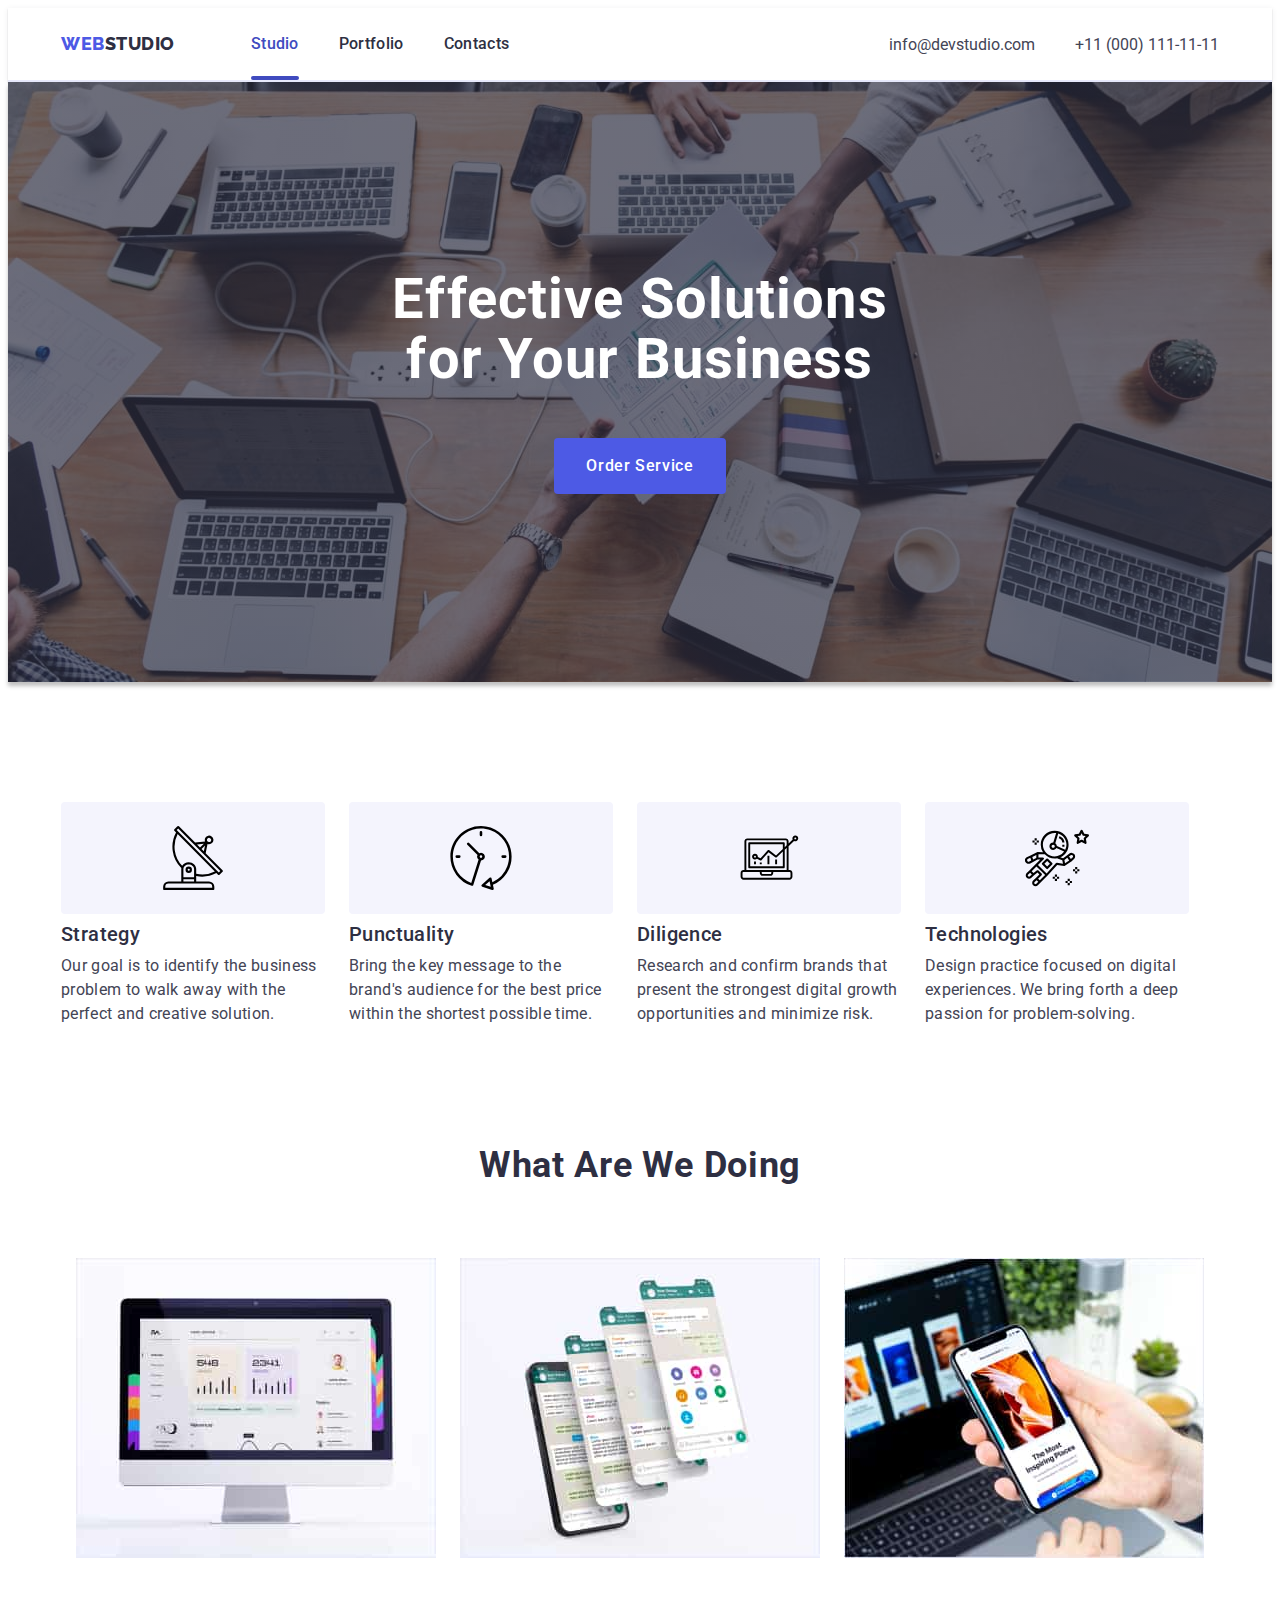
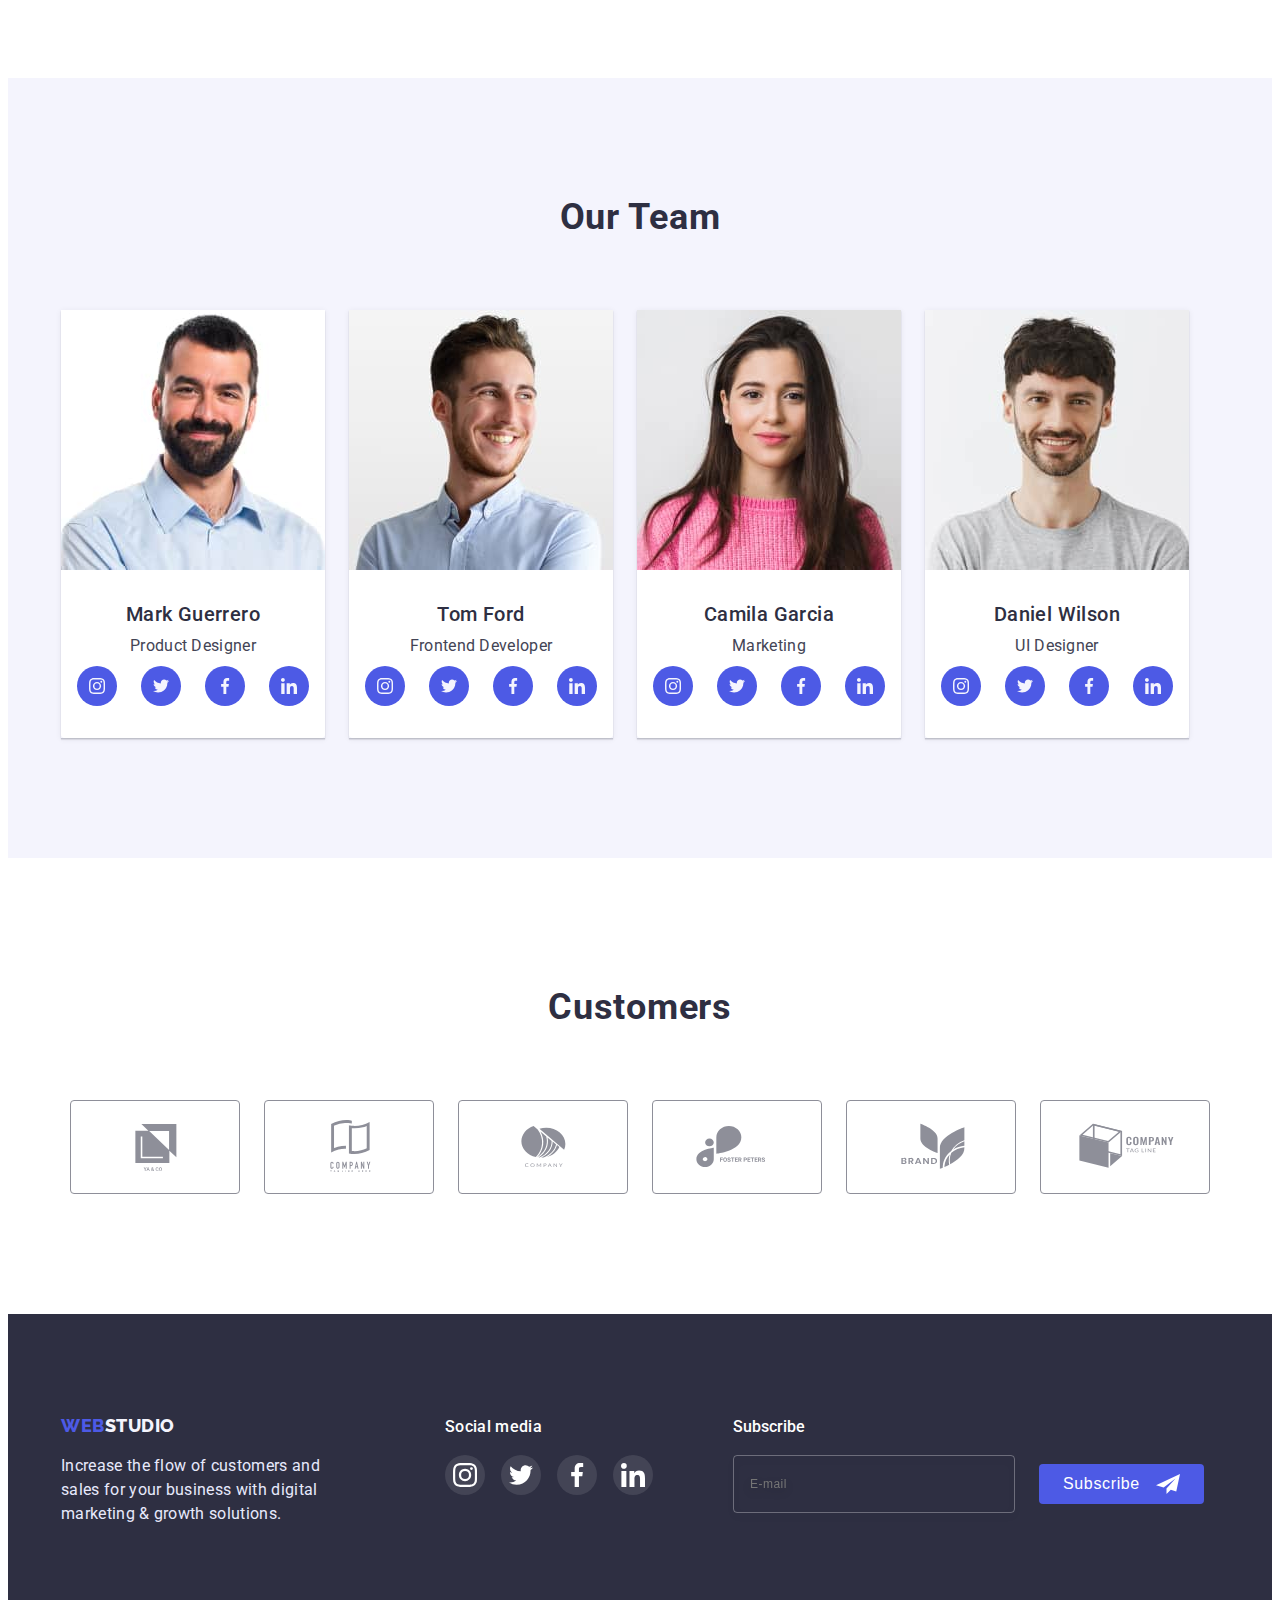
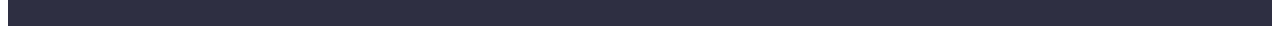
<file: index.html>
<!DOCTYPE html>
<html lang="en">
  <head>
    <meta charset="UTF-8" />
    <meta http-equiv="X-UA-Compatible" content="IE=edge" />
    <meta name="viewport" content="width=device-width, initial-scale=1.0" />
    <link
      rel="stylesheet"
      href="https://cdnjs.cloudflare.com/ajax/libs/modern-normalize/1.1.0/modern-normalize.min.css"
      integrity="sha512-wpPYUAdjBVSE4KJnH1VR1HeZfpl1ub8YT/NKx4PuQ5NmX2tKuGu6U/JRp5y+Y8XG2tV+wKQpNHVUX03MfMFn9Q=="
      crossorigin="anonymous"
      referrerpolicy="no-referrer"
    />

    <link rel="preconnect" href="https://fonts.googleapis.com" />
    <link rel="preconnect" href="https://fonts.gstatic.com" crossorigin />
    <link
      href="https://fonts.googleapis.com/css2?family=Raleway:wght@900&family=Roboto:wght@400;500;700;900&display=swap"
      rel="stylesheet"
    />
    <link rel="stylesheet" href="./css/styles.css" />
    <title>Web Studio</title>
  </head>
  <body>
    <!-- ================HEADER====================== -->
    <header class="header-border">
      <div class="container">
        <nav class="nav-container">
          <a href="index.html" class="link logo-text"
            ><span class="blue-logo-text">Web</span>Studio
          </a>
          <ul class="list nav-menu">
            <li class="nav-item">
              <a
                href="index.html"
                target="_self"
                rel="noreferrer noopener"
                class="link nav-link current"
                >Studio</a
              >
            </li>
            <li class="nav-item">
              <a
                href="portfolio.html"
                target="_self"
                rel="noreferrer noopener"
                class="link nav-link"
                >Portfolio</a
              >
            </li>
            <li class="nav-item">
              <a
                href="contacts.html"
                target="_self"
                rel="noreferrer noopener"
                class="link nav-link"
                >Contacts</a
              >
            </li>
          </ul>

          <address class="address">
            <ul class="list adrdress-list">
              <li class="adrdress-item">
                <a href="mailto:info@devstudio.com" class="link address-link"
                  >info@devstudio.com</a
                >
              </li>
              <li class="adrdress-item">
                <a href="tel:+110001111111" class="link address-link"
                  >+11 (000) 111-11-11</a
                >
              </li>
            </ul>
          </address>
        </nav>
      </div>
    </header>
    <main>
      <!-- NO NEED TO DO BACKGROUND YET! -->
      <!-- =====================HERO========================== -->
      <section class="hero-background">
        <div class="container hero-container">
          <!-- Hero -->
          <h1 class="hero-title">Effective Solutions for Your Business</h1>
          <button type="button" class="hero-btn btn" data-modal-open>
            Order Service
          </button>
        </div>
      </section>
      <!--====================Benefits========================= -->
      <section class="benefits-section">
        <div class="container">
          <h2 class="visually-hidden">Benefits</h2>
          <ul class="list benefits-item-list">
            <li class="benefits-item">
              <div class="benefits-icon">
                <svg width="64px" height="64px">
                  <use href="./images/icons.svg#icon-antenna"></use>
                </svg>
              </div>
              <h3 class="benefits-title">Strategy</h3>
              <p class="benefits-text">
                Our goal is to identify the business problem to walk away with
                the perfect and creative solution.
              </p>
            </li>
            <li class="benefits-item">
              <div class="benefits-icon">
                <svg width="64px" height="64px">
                  <use href="./images/icons.svg#icon-clock"></use>
                </svg>
              </div>
              <h3 class="benefits-title">Punctuality</h3>
              <p class="benefits-text">
                Bring the key message to the brand's audience for the best price
                within the shortest possible time.
              </p>
            </li>
            <li class="benefits-item">
              <div class="benefits-icon">
                <svg width="64px" height="64px">
                  <use href="./images/icons.svg#icon-diagram"></use>
                </svg>
              </div>
              <h3 class="benefits-title">Diligence</h3>
              <p class="benefits-text">
                Research and confirm brands that present the strongest digital
                growth opportunities and minimize risk.
              </p>
            </li>
            <li class="benefits-item">
              <div class="benefits-icon">
                <svg width="64px" height="64px">
                  <use href="./images/icons.svg#icon-astronaut"></use>
                </svg>
              </div>
              <h3 class="benefits-title">Technologies</h3>
              <p class="benefits-text">
                Design practice focused on digital experiences. We bring forth a
                deep passion for problem-solving.
              </p>
            </li>
          </ul>
        </div>
      </section>
      <!-- ====================WHAT WE ARE DOING================== -->
      <section class="about-section">
        <div class="container">
          <h2 class="about-title">What are we doing</h2>
          <ul class="list about-list">
            <li class="about-item">
              <img src="./images/desktop.jpg" alt="desktop" width="360" />
            </li>
            <li class="about-item">
              <img src="./images/chatbots.jpg" alt="chatbots" width="360" />
            </li>
            <li class="about-item">
              <img src="./images/mobile.jpg" alt="mobile" width="360" />
            </li>
          </ul>
        </div>
      </section>
      <!-- ==================Our Team =======================-->
      <section class="team-background team-section">
        <div class="container">
          <h2 class="team-title">Our Team</h2>
          <ul class="list team-container-list">
            <li class="team-item-li">
              <img
                src="./images/markguerrero.jpg"
                alt="Mark Guerrero"
                width="264"
              />
              <div class="team-container-item">
                <h3 class="team-title-name">Mark Guerrero</h3>
                <p class="team-text">Product Designer</p>
                <ul class="team-soc-list list">
                  <li class="team-soc-item">
                    <a href="" class="team-soc-link link">
                      <svg class="team-soc-icon" width="16" height="16">
                        <use href="./images/icons.svg#icon-instagram"></use>
                      </svg>
                    </a>
                  </li>
                  <li class="team-soc-item">
                    <a href="" class="team-soc-link link">
                      <svg class="team-soc-icon" width="16" height="16">
                        <use href="./images/icons.svg#icon-twitter"></use>
                      </svg>
                    </a>
                  </li>
                  <li class="team-soc-item">
                    <a href="" class="team-soc-link link">
                      <svg class="team-soc-icon" width="16" height="16">
                        <use href="./images/icons.svg#icon-facebook"></use></svg
                    ></a>
                  </li>
                  <li class="team-soc-item">
                    <a href="" class="team-soc-link link">
                      <svg class="team-soc-icon" width="16" height="16">
                        <use href="./images/icons.svg#icon-linkedin"></use></svg
                    ></a>
                  </li>
                </ul>
              </div>
            </li>
            <li class="team-item-li">
              <img src="./images/tomford.jpg" alt="Tom Ford" width="264" />
              <div class="team-container-item">
                <h3 class="team-title-name">Tom Ford</h3>
                <p class="team-text">Frontend Developer</p>
                <ul class="team-soc-list list">
                  <li class="team-soc-item">
                    <a href="" class="team-soc-link link">
                      <svg class="team-soc-icon" width="16" height="16">
                        <use href="./images/icons.svg#icon-instagram"></use>
                      </svg>
                    </a>
                  </li>
                  <li class="team-soc-item">
                    <a href="" class="team-soc-link link">
                      <svg class="team-soc-icon" width="16" height="16">
                        <use href="./images/icons.svg#icon-twitter"></use>
                      </svg>
                    </a>
                  </li>
                  <li class="team-soc-item">
                    <a href="" class="team-soc-link link">
                      <svg class="team-soc-icon" width="16" height="16">
                        <use href="./images/icons.svg#icon-facebook"></use></svg
                    ></a>
                  </li>
                  <li class="team-soc-item">
                    <a href="" class="team-soc-link link">
                      <svg class="team-soc-icon" width="16" height="16">
                        <use href="./images/icons.svg#icon-linkedin"></use></svg
                    ></a>
                  </li>
                </ul>
              </div>
            </li>
            <li class="team-item-li">
              <img
                src="./images/camilagarcia.jpg"
                alt="Camila Garcia"
                width="264"
              />
              <div class="team-container-item">
                <h3 class="team-title-name">Camila Garcia</h3>
                <p class="team-text">Marketing</p>
                <ul class="team-soc-list list">
                  <li class="team-soc-item">
                    <a href="" class="team-soc-link link">
                      <svg class="team-soc-icon" width="16" height="16">
                        <use href="./images/icons.svg#icon-instagram"></use>
                      </svg>
                    </a>
                  </li>
                  <li class="team-soc-item">
                    <a href="" class="team-soc-link link">
                      <svg class="team-soc-icon" width="16" height="16">
                        <use href="./images/icons.svg#icon-twitter"></use>
                      </svg>
                    </a>
                  </li>
                  <li class="team-soc-item">
                    <a href="" class="team-soc-link link">
                      <svg class="team-soc-icon" width="16" height="16">
                        <use href="./images/icons.svg#icon-facebook"></use></svg
                    ></a>
                  </li>
                  <li class="team-soc-item">
                    <a href="" class="team-soc-link link">
                      <svg class="team-soc-icon" width="16" height="16">
                        <use href="./images/icons.svg#icon-linkedin"></use></svg
                    ></a>
                  </li>
                </ul>
              </div>
            </li>
            <li class="team-item-li">
              <img
                src="./images/danielwilson.jpg"
                alt="Daniel Wilson"
                width="264"
              />
              <div class="team-container-item">
                <h3 class="team-title-name">Daniel Wilson</h3>
                <p class="team-text">UI Designer</p>
                <ul class="team-soc-list list">
                  <li class="team-soc-item">
                    <a href="" class="team-soc-link link">
                      <svg class="team-soc-icon" width="16" height="16">
                        <use href="./images/icons.svg#icon-instagram"></use>
                      </svg>
                    </a>
                  </li>
                  <li class="team-soc-item">
                    <a href="" class="team-soc-link link">
                      <svg class="team-soc-icon" width="16" height="16">
                        <use href="./images/icons.svg#icon-twitter"></use>
                      </svg>
                    </a>
                  </li>
                  <li class="team-soc-item">
                    <a href="" class="team-soc-link link">
                      <svg class="team-soc-icon" width="16" height="16">
                        <use href="./images/icons.svg#icon-facebook"></use></svg
                    ></a>
                  </li>
                  <li class="team-soc-item">
                    <a href="" class="team-soc-link link">
                      <svg class="team-soc-icon" width="16" height="16">
                        <use href="./images/icons.svg#icon-linkedin"></use></svg
                    ></a>
                  </li>
                </ul>
              </div>
            </li>
          </ul>
        </div>
      </section>
      <!--============================= CUSTOMERS================================= -->
      <section class="client-section">
        <div class="container">
          <h2 class="client-title">Customers</h2>
          <ul class="client-list list">
            <a href="" class="client-link link">
              <svg class="client-icon" width="104" height="56">
                <use href="./images/icons.svg#icon-client-1"></use></svg
            ></a>
            <a href="" class="client-link link"
              ><svg class="client-icon" width="104" height="56">
                <use href="./images/icons.svg#icon-client-2"></use></svg></a
            ><a href="" class="client-link link"
              ><svg class="client-icon" width="104" height="56">
                <use href="./images/icons.svg#icon-client-3"></use></svg></a
            ><a href="" class="client-link link"
              ><svg class="client-icon" width="104" height="56">
                <use href="./images/icons.svg#icon-client-4"></use></svg></a
            ><a href="" class="client-link link"
              ><svg class="client-icon" width="104" height="56">
                <use href="./images/icons.svg#icon-client-5"></use></svg></a
            ><a href="" class="client-link link"
              ><svg class="client-icon" width="104" height="56">
                <use href="./images/icons.svg#icon-client-6"></use></svg
            ></a>
          </ul>
        </div>
      </section>
    </main>
    <!--============================= FOOTER================================= -->
    <footer class="footer-background footer-section">
      <div class="container">
        <div class="footer-content">
          <div class="footer-part-one">
            <a href="index.html" class="link logo-text"
              ><span class="blue-logo-text">Web</span
              ><span class="white-logo-color">Studio</span>
            </a>
            <p class="footer-text">
              Increase the flow of customers and sales for your business with
              digital marketing & growth solutions.
            </p>
          </div>
          <div class="footer-part-two">
            <p class="footer-soc-text">Social media</p>
            <ul class="footer-soc-list list">
              <li class="footer-soc-item">
                <a href="" class="footer-soc-link link">
                  <svg class="footer-soc-icon" width="24" height="24">
                    <use href="./images/icons.svg#icon-instagram"></use>
                  </svg>
                </a>
              </li>
              <li class="footer-soc-item">
                <a href="" class="footer-soc-link link">
                  <svg class="footer-soc-icon" width="24" height="24">
                    <use href="./images/icons.svg#icon-twitter"></use>
                  </svg>
                </a>
              </li>
              <li class="footer-soc-item">
                <a href="" class="footer-soc-link link">
                  <svg class="footer-soc-icon" width="24" height="24">
                    <use href="./images/icons.svg#icon-facebook"></use></svg
                ></a>
              </li>
              <li class="footer-soc-item">
                <a href="" class="footer-soc-link link">
                  <svg class="footer-soc-icon" width="24" height="24">
                    <use href="./images/icons.svg#icon-linkedin"></use></svg
                ></a>
              </li>
            </ul>
          </div>

          <div class="footer-part-three">
            <h2 class="footer-social-title">Subscribe</h2>
            <form action="" class="footer-form">
              <input
                type="email"
                name="email"
                class="footer-email"
                placeholder="E-mail"
              />
              <button type="submit" class="subscribe-footer-btn btn">
                Subscribe
                <svg class="icon-plane" width="24" height="24">
                  <use href="./images/icons.svg#icon-footer-plane"></use>
                </svg>
              </button>
            </form>
          </div>
        </div>
      </div>
    </footer>
    <!-- ============================MODAL================================= -->
    <div class="backdrop is-hidden" data-modal>
      <div class="modal">
        <button type="button" class="close-btn" data-modal-close>
          <svg class="close-icon">
            <use href="./images/icons.svg#icon-close-black-18dp-2-1"></use>
          </svg>
        </button>

        <h2 class="modal-header">
          Leave your contacts and we will call you back
        </h2>
        <form class="modal-form" autocomplete>
          <div class="modal-box">
            <label class="lable-box">
              <span>Name</span>
              <span class="modal-input-wrap">
                <input
                  type="text"
                  name="user_name"
                  class="input-box"
                  required
                />
                <svg class="modal-input-icon" width="18" height="24">
                  <use href="./images/icons.svg#icon-person-black"></use>
                </svg>
              </span>
            </label>

            <label class="lable-box">
              <span>Phone</span>
              <span class="modal-input-wrap">
                <input
                  type="tel"
                  name="user_phone"
                  class="input-box"
                  required
                />
                <svg class="modal-input-icon" width="18" height="24">
                  <use href="./images/icons.svg#icon-phone-black"></use>
                </svg>
              </span>
            </label>

            <label class="lable-box"
              ><span>Email</span>
              <span class="modal-input-wrap">
                <input
                  type="email"
                  name="user_email"
                  class="input-box"
                  required
                />
                <svg class="modal-input-icon" width="18" height="24">
                  <use href="./images/icons.svg#icon-email-black"></use>
                </svg>
              </span>
            </label>
            <label class="lable-box"
              ><span>Comment</span>
              <textarea
                name="user_feedback"
                rows="5"
                placeholder="Text input"
                class="textarea-box"
              ></textarea>
            </label>
          </div>
          <label class="check-box">
            <input
              type="checkbox"
              name="user_approval"
              value="true"
              class="approval-input-box"
              required
            />
            <span class="modal-check-icon">
              <svg width="10" height="8">
                <use href="./images/icons.svg#icon-vector-click"></use>
              </svg>
            </span>
            I accept the terms and conditions of the
            <a href="" class="check-box-href" target="_blank">Privacy Policy</a>
          </label>

          <button type="submit" class="submit-btn">Send</button>
        </form>
      </div>
    </div>
    <script src="./js/modal.js"></script>
  </body>
</html>
</file>
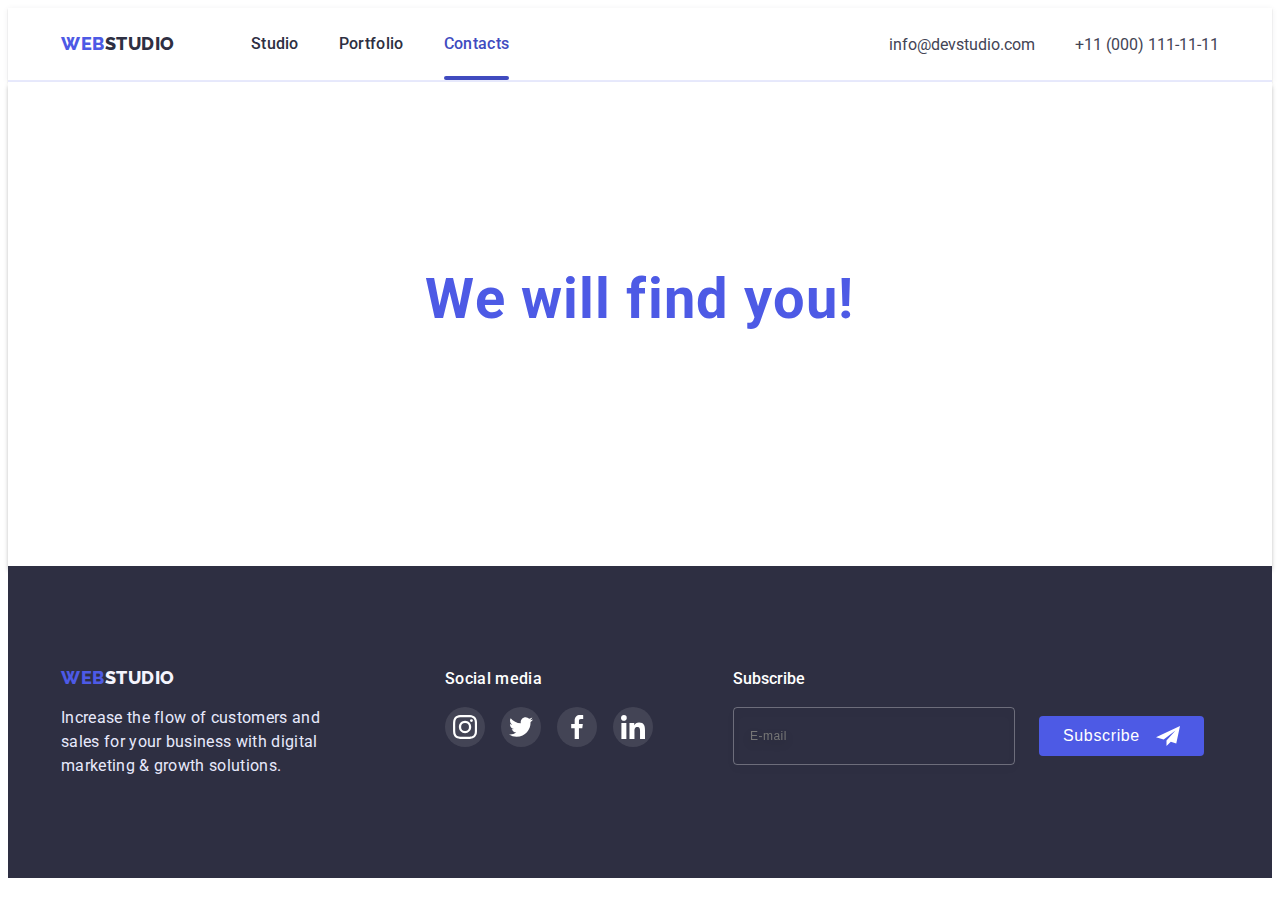
<file: contacts.html>
<!DOCTYPE html>
<html lang="en">
  <head>
    <meta charset="UTF-8" />
    <meta http-equiv="X-UA-Compatible" content="IE=edge" />
    <meta name="viewport" content="width=device-width, initial-scale=1.0" />
    <link
      rel="stylesheet"
      href="https://cdnjs.cloudflare.com/ajax/libs/modern-normalize/1.1.0/modern-normalize.min.css"
      integrity="sha512-wpPYUAdjBVSE4KJnH1VR1HeZfpl1ub8YT/NKx4PuQ5NmX2tKuGu6U/JRp5y+Y8XG2tV+wKQpNHVUX03MfMFn9Q=="
      crossorigin="anonymous"
      referrerpolicy="no-referrer"
    />

    <link rel="preconnect" href="https://fonts.googleapis.com" />
    <link rel="preconnect" href="https://fonts.gstatic.com" crossorigin />
    <link
      href="https://fonts.googleapis.com/css2?family=Raleway:wght@900&family=Roboto:wght@400;500;700;900&display=swap"
      rel="stylesheet"
    />
    <link rel="stylesheet" href="./css/styles.css" />
    <title>Web Studio</title>
  </head>
  <body>
    <!-- ================HEADER====================== -->
    <header class="header-border">
      <div class="container">
        <nav class="nav-container">
          <a href="index.html" class="link logo-text"
            ><span class="blue-logo-text">Web</span>Studio
          </a>
          <ul class="list nav-menu">
            <li class="nav-item">
              <a
                href="index.html"
                target="_self"
                rel="noreferrer noopener"
                class="link nav-link"
                >Studio</a
              >
            </li>
            <li class="nav-item">
              <a
                href="portfolio.html"
                target="_self"
                rel="noreferrer noopener"
                class="link nav-link"
                >Portfolio</a
              >
            </li>
            <li class="nav-item">
              <a href="" class="link nav-link current">Contacts</a>
            </li>
          </ul>

          <address class="address">
            <ul class="list adrdress-list">
              <li class="adrdress-item">
                <a href="mailto:info@devstudio.com" class="link address-link"
                  >info@devstudio.com</a
                >
              </li>
              <li class="adrdress-item">
                <a href="tel:+110001111111" class="link address-link"
                  >+11 (000) 111-11-11</a
                >
              </li>
            </ul>
          </address>
        </nav>
      </div>
    </header>
    <main>
      <section class="contact-background">
        <div class="container contact-container">
          <!-- Contacts -->
          <h1 class="contact-title">We will find you!</h1>
        </div>
      </section>
    </main>
    <!--============================= FOOTER================================= -->
    <footer class="footer-background footer-section">
      <div class="container">
        <div class="footer-content">
          <div class="footer-part-one">
            <a href="index.html" class="link logo-text"
              ><span class="blue-logo-text">Web</span
              ><span class="white-logo-color">Studio</span>
            </a>
            <p class="footer-text">
              Increase the flow of customers and sales for your business with
              digital marketing & growth solutions.
            </p>
          </div>
          <div class="footer-part-two">
            <p class="footer-soc-text">Social media</p>
            <ul class="footer-soc-list list">
              <li class="footer-soc-item">
                <a href="" class="footer-soc-link link">
                  <svg class="footer-soc-icon" width="24" height="24">
                    <use href="./images/icons.svg#icon-instagram"></use>
                  </svg>
                </a>
              </li>
              <li class="footer-soc-item">
                <a href="" class="footer-soc-link link">
                  <svg class="footer-soc-icon" width="24" height="24">
                    <use href="./images/icons.svg#icon-twitter"></use>
                  </svg>
                </a>
              </li>
              <li class="footer-soc-item">
                <a href="" class="footer-soc-link link">
                  <svg class="footer-soc-icon" width="24" height="24">
                    <use href="./images/icons.svg#icon-facebook"></use></svg
                ></a>
              </li>
              <li class="footer-soc-item">
                <a href="" class="footer-soc-link link">
                  <svg class="footer-soc-icon" width="24" height="24">
                    <use href="./images/icons.svg#icon-linkedin"></use></svg
                ></a>
              </li>
            </ul>
          </div>

          <div class="footer-part-three">
            <h2 class="footer-social-title">Subscribe</h2>
            <form action="" class="footer-form">
              <input
                type="email"
                name="email"
                class="footer-email"
                placeholder="E-mail"
              />
              <button type="submit" class="subscribe-footer-btn btn">
                Subscribe
                <svg class="icon-plane" width="24" height="24">
                  <use href="./images/icons.svg#icon-footer-plane"></use>
                </svg>
              </button>
            </form>
          </div>
        </div>
      </div>
    </footer>
    <!-- ============================MODAL================================= -->
    <div class="backdrop is-hidden" data-modal>
      <div class="modal">
        <button type="button" class="close-btn" data-modal-close>
          <svg class="close-icon">
            <use href="./images/icons.svg#icon-close-black-18dp-2-1"></use>
            <!-- ТУТ  ТЕКСТ УБРАТЬ И ДОБАВИТЬ СВГ ++++++++++++++++++++++++++++++++++++++++++++++++++++++++++++++++++++++++++-->
          </svg>
        </button>
      </div>
    </div>
    <script src="./js/modal.js"></script>
  </body>
</html>
</file>
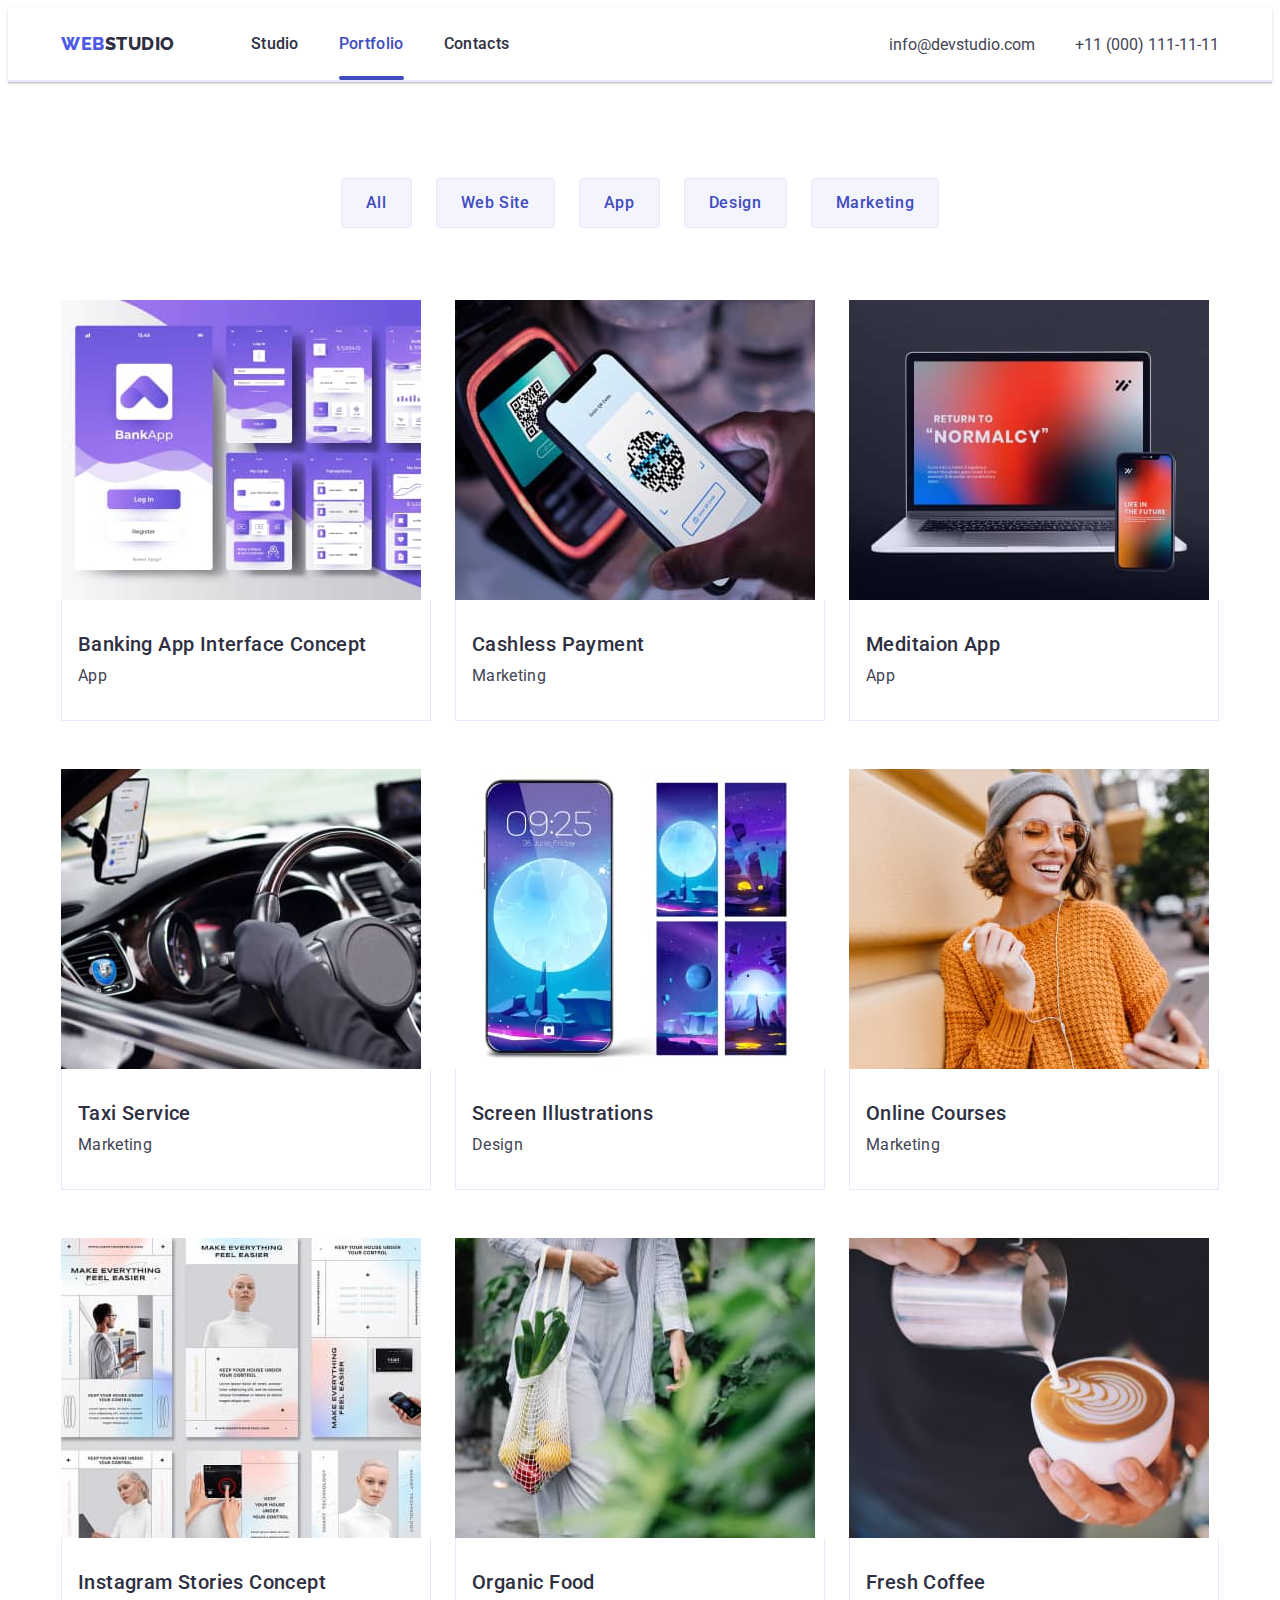
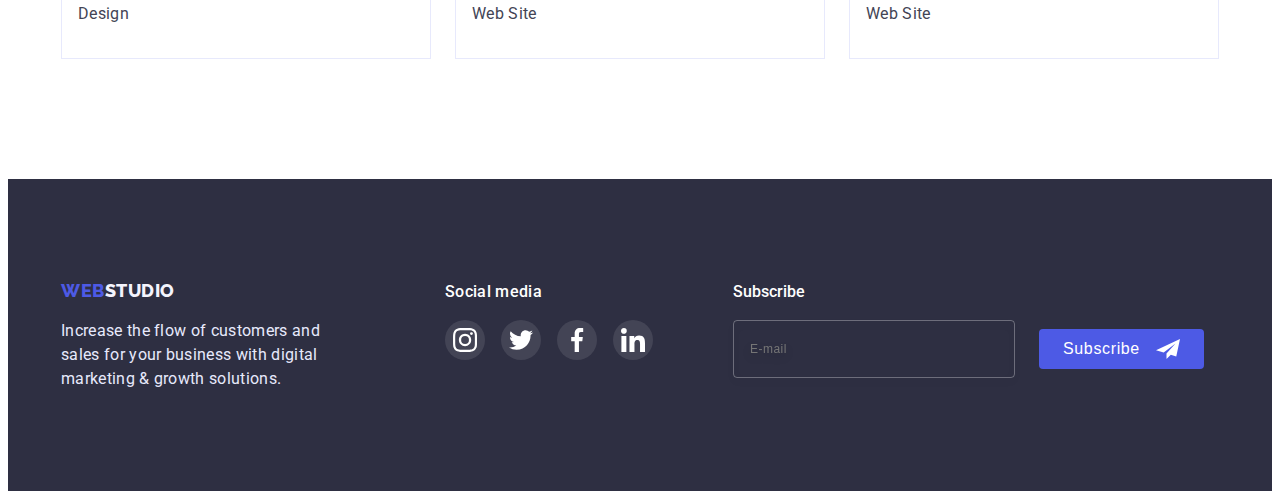
<file: portfolio.html>
<!DOCTYPE html>
<html lang="en">
  <head>
    <meta charset="UTF-8" />
    <meta http-equiv="X-UA-Compatible" content="IE=edge" />
    <meta name="viewport" content="width=device-width, initial-scale=1.0" />
    <title>Document</title>
    <link
      rel="stylesheet"
      href="https://cdnjs.cloudflare.com/ajax/libs/modern-normalize/1.1.0/modern-normalize.min.css"
      integrity="sha512-wpPYUAdjBVSE4KJnH1VR1HeZfpl1ub8YT/NKx4PuQ5NmX2tKuGu6U/JRp5y+Y8XG2tV+wKQpNHVUX03MfMFn9Q=="
      crossorigin="anonymous"
      referrerpolicy="no-referrer"
    />
    <link rel="preconnect" href="https://fonts.googleapis.com" />
    <link rel="preconnect" href="https://fonts.gstatic.com" crossorigin />
    <link
      href="https://fonts.googleapis.com/css2?family=Raleway:wght@900&family=Roboto:wght@400;500;700;900&display=swap"
      rel="stylesheet"
    />
    <link rel="stylesheet" href="./css/styles.css" />
  </head>
  <body>
    <header class="header-border">
      <div class="container">
        <nav class="nav-container">
          <a href="index.html" class="link logo-text"
            ><span class="blue-logo-text">Web</span>Studio
          </a>
          <ul class="list nav-menu">
            <li class="nav-item">
              <a
                href="index.html"
                target="_self"
                rel="noreferrer noopener"
                class="link nav-link"
                >Studio</a
              >
            </li>
            <li class="nav-item">
              <a
                href="portfolio.html"
                target="_self"
                rel="noreferrer noopener"
                class="link nav-link current"
                >Portfolio</a
              >
            </li>
            <li class="nav-item">
              <a
                href="contacts.html"
                target="_self"
                rel="noreferrer noopener"
                class="link nav-link"
                >Contacts</a
              >
            </li>
          </ul>

          <address class="address">
            <ul class="list adrdress-list">
              <li class="adrdress-item">
                <a href="mailto:info@devstudio.com" class="link address-link"
                  >info@devstudio.com</a
                >
              </li>
              <li class="adrdress-item">
                <a href="tel:+110001111111" class="link address-link"
                  >+11 (000) 111-11-11</a
                >
              </li>
            </ul>
          </address>
        </nav>
      </div>
    </header>
    <main>
      <section class="portfolio-section">
        <div class="container">
          <h1 class="visually-hidden">Portfolio</h1>
          <!-- Buttons -->
          <ul class="list portfolio-btn-list">
            <li class="portfolio-btn-item">
              <button type="button" class="portfolio-btn portfolio-btn-text">
                All
              </button>
            </li>
            <li class="portfolio-btn-item">
              <button type="button" class="portfolio-btn portfolio-btn-text">
                Web Site
              </button>
            </li>
            <li class="portfolio-btn-item">
              <button type="button" class="portfolio-btn portfolio-btn-text">
                App
              </button>
            </li>
            <li class="portfolio-btn-item">
              <button type="button" class="portfolio-btn portfolio-btn-text">
                Design
              </button>
            </li>
            <li class="portfolio-btn-item">
              <button type="button" class="portfolio-btn portfolio-btn-text">
                Marketing
              </button>
            </li>
          </ul>
          <!-- Examples -->
          <ul class="list exmples-list">
            <li class="portfolio-item">
              <a class="link portfolio-item-link" href="">
                <div class="portfolio-wrap">
                  <img
                    src="./images/banking.jpg"
                    alt="Banking App Interface Concept"
                    width="360"
                    height=""
                  />
                  <p class="portfolio-over-text">
                    14 Stylish and User-Friendly App Design Concepts · Task
                    Manager App · Calorie Tracker App · Exotic Fruit Ecommerce
                    App · Cloud Storage App
                  </p>
                </div>
                <div class="examples-border">
                  <h2 class="examples-title">Banking App Interface Concept</h2>
                  <p class="examples-text">App</p>
                </div></a
              >
            </li>
            <li class="portfolio-item">
              <a class="link portfolio-item-link" href="">
                <div class="portfolio-wrap">
                  <img
                    src="./images/cashless.jpg"
                    alt="Cashless Payment"
                    width="360"
                    height=""
                  />
                  <p class="portfolio-over-text">
                    14 Stylish and User-Friendly App Design Concepts · Task
                    Manager App · Calorie Tracker App · Exotic Fruit Ecommerce
                    App · Cloud Storage App
                  </p>
                </div>
                <div class="examples-border">
                  <h2 class="examples-title">Cashless Payment</h2>
                  <p class="examples-text">Marketing</p>
                </div></a
              >
            </li>
            <li class="portfolio-item">
              <a class="link portfolio-item-link" href="">
                <div class="portfolio-wrap">
                  <img
                    src="./images/meditation.jpg"
                    alt="Meditaion App"
                    width="360"
                    height=""
                  />
                  <p class="portfolio-over-text">
                    14 Stylish and User-Friendly App Design Concepts · Task
                    Manager App · Calorie Tracker App · Exotic Fruit Ecommerce
                    App · Cloud Storage App
                  </p>
                </div>
                <div class="examples-border">
                  <h2 class="examples-title">Meditaion App</h2>
                  <p class="examples-text">App</p>
                </div></a
              >
            </li>
            <li class="portfolio-item">
              <a class="link portfolio-item-link" href="">
                <div class="portfolio-wrap">
                  <img
                    src="./images/taxi.jpg"
                    alt="Taxi Service"
                    width="360"
                    height=""
                  />
                  <p class="portfolio-over-text">
                    14 Stylish and User-Friendly App Design Concepts · Task
                    Manager App · Calorie Tracker App · Exotic Fruit Ecommerce
                    App · Cloud Storage App
                  </p>
                </div>
                <div class="examples-border">
                  <h2 class="examples-title">Taxi Service</h2>
                  <p class="examples-text">Marketing</p>
                </div></a
              >
            </li>
            <li class="portfolio-item">
              <a class="link portfolio-item-link" href="">
                <div class="portfolio-wrap">
                  <img
                    src="./images/screen.jpg"
                    alt="Screen Illustrations"
                    width="360"
                    height=""
                  />
                  <p class="portfolio-over-text">
                    14 Stylish and User-Friendly App Design Concepts · Task
                    Manager App · Calorie Tracker App · Exotic Fruit Ecommerce
                    App · Cloud Storage App
                  </p>
                </div>
                <div class="examples-border">
                  <h2 class="examples-title">Screen Illustrations</h2>
                  <p class="examples-text">Design</p>
                </div></a
              >
            </li>
            <li class="portfolio-item">
              <a class="link portfolio-item-link" href="">
                <div class="portfolio-wrap">
                  <img
                    src="./images/online.jpg"
                    alt="Online Courses"
                    width="360"
                    height=""
                  />
                  <p class="portfolio-over-text">
                    14 Stylish and User-Friendly App Design Concepts · Task
                    Manager App · Calorie Tracker App · Exotic Fruit Ecommerce
                    App · Cloud Storage App
                  </p>
                </div>
                <div class="examples-border">
                  <h2 class="examples-title">Online Courses</h2>
                  <p class="examples-text">Marketing</p>
                </div></a
              >
            </li>
            <li class="portfolio-item">
              <a class="link portfolio-item-link" href="">
                <div class="portfolio-wrap">
                  <img
                    src="./images/instagramstories.jpg"
                    alt="Instagram Stories Concept"
                    width="360"
                    height=""
                  />
                  <p class="portfolio-over-text">
                    14 Stylish and User-Friendly App Design Concepts · Task
                    Manager App · Calorie Tracker App · Exotic Fruit Ecommerce
                    App · Cloud Storage App
                  </p>
                </div>
                <div class="examples-border">
                  <h2 class="examples-title">Instagram Stories Concept</h2>
                  <p class="examples-text">Design</p>
                </div></a
              >
            </li>
            <li class="portfolio-item">
              <a class="link portfolio-item-link" href="">
                <div class="portfolio-wrap">
                  <img
                    src="./images/organic.jpg"
                    alt="Organic Food"
                    width="360"
                    height=""
                  />
                  <p class="portfolio-over-text">
                    14 Stylish and User-Friendly App Design Concepts · Task
                    Manager App · Calorie Tracker App · Exotic Fruit Ecommerce
                    App · Cloud Storage App
                  </p>
                </div>
                <div class="examples-border">
                  <h2 class="examples-title">Organic Food</h2>
                  <p class="examples-text">Web Site</p>
                </div></a
              >
            </li>
            <li class="portfolio-item">
              <a class="link portfolio-item-link" href="">
                <div class="portfolio-wrap">
                  <img
                    src="./images/coffee.jpg"
                    alt="Fresh Coffee"
                    width="360"
                    height=""
                  />
                  <p class="portfolio-over-text">
                    14 Stylish and User-Friendly App Design Concepts · Task
                    Manager App · Calorie Tracker App · Exotic Fruit Ecommerce
                    App · Cloud Storage App
                  </p>
                </div>
                <div class="examples-border">
                  <h2 class="examples-title">Fresh Coffee</h2>
                  <p class="examples-text">Web Site</p>
                </div></a
              >
            </li>
          </ul>
        </div>
      </section>
    </main>
    <footer class="footer-background footer-section">
      <div class="container">
        <div class="footer-content">
          <div class="footer-part-one">
            <a href="index.html" class="link logo-text"
              ><span class="blue-logo-text">Web</span
              ><span class="white-logo-color">Studio</span>
            </a>
            <p class="footer-text">
              Increase the flow of customers and sales for your business with
              digital marketing & growth solutions.
            </p>
          </div>
          <div class="footer-part-two">
            <p class="footer-soc-text">Social media</p>
            <ul class="footer-soc-list list">
              <li class="footer-soc-item">
                <a href="" class="footer-soc-link link">
                  <svg class="footer-soc-icon" width="24" height="24">
                    <use href="./images/icons.svg#icon-instagram"></use>
                  </svg>
                </a>
              </li>
              <li class="footer-soc-item">
                <a href="" class="footer-soc-link link">
                  <svg class="footer-soc-icon" width="24" height="24">
                    <use href="./images/icons.svg#icon-twitter"></use>
                  </svg>
                </a>
              </li>
              <li class="footer-soc-item">
                <a href="" class="footer-soc-link link">
                  <svg class="footer-soc-icon" width="24" height="24">
                    <use href="./images/icons.svg#icon-facebook"></use></svg
                ></a>
              </li>
              <li class="footer-soc-item">
                <a href="" class="footer-soc-link link">
                  <svg class="footer-soc-icon" width="24" height="24">
                    <use href="./images/icons.svg#icon-linkedin"></use></svg
                ></a>
              </li>
            </ul>
          </div>

          <div class="footer-part-three">
            <h2 class="footer-social-title">Subscribe</h2>
            <form action="" class="footer-form">
              <input
                type="email"
                name="email"
                class="footer-email"
                placeholder="E-mail"
              />
              <button type="submit" class="subscribe-footer-btn btn">
                Subscribe
                <svg class="icon-plane" width="24" height="24">
                  <use href="./images/icons.svg#icon-footer-plane"></use>
                </svg>
              </button>
            </form>
          </div>
        </div>
      </div>
    </footer>
    <script src="./js/modal.js"></script>
  </body>
</html>
</file>
<file: css/styles.css>
/* ++++++++++++++++++++++++++++++++++++++===========WHOLE FILE============== */

body {
  font-family: "Roboto", sans-serif;
  color: #434455;

  /* outline: dashed tomato; */
}

button {
  cursor: pointer;
}

h1,
h2,
h3,
h4,
h5,
h6,
p {
  margin: 0;
}
ul {
  margin: 0;
  padding-left: 0;
}

img {
  display: block;
  max-width: 100%;
  height: auto;
}

.container {
  width: 1158px;
  margin-left: auto;
  margin-right: auto;
  padding-left: 15px;
  padding-right: 15px;
  /* outline: solid tomato; */
}
/* -----------------------outline shpuld be deleted later!! */

.link {
  text-decoration: none;
}

.list {
  list-style: none;
}

:root {
  --brand-color: #4d5ae5;
  --main-header-color: #2e2f42;
  --btn-accent-color: #404bbf;
  --background-color: #2e2f42;
  --main-white-logo-color: #f4f4fd;
  --cubic: cubic-bezier(0.4, 0, 0.2, 1);
}

/* ===========================HEADER================================ */

.header-border {
  border-bottom: 2px solid #e7e9fc;
  box-shadow: 0px 2px 1px rgba(46, 47, 66, 0.08),
    0px 1px 1px rgba(46, 47, 66, 0.16), 0px 1px 6px rgba(46, 47, 66, 0.08);
}
.nav-container {
  display: flex;
  align-items: center;
}

.logo-text {
  font-family: "Raleway";
  font-weight: 800;
  font-size: 18px;
  line-height: 1.33;
  letter-spacing: 0.03em;
  text-transform: uppercase;
  color: var(--main-header-color);
  margin-right: 76px;
}
/* тут правий марджин!!!!!!!!!!!!!!!!!!!!!!!!!!!!!!!!!!!!!!!!!!!!!! */

.blue-logo-text {
  color: var(--brand-color);
}
.nav-menu {
  display: flex;
}

.nav-item:not(:last-child) {
  margin-right: 40px;
}
/* тут правий марджин!!!!!!!!!!!!!!!!!!!!!!!!!!!!!!!!!!!!!!!!!!!!!! */

.nav-link {
  display: block;
  padding-top: 24px;
  padding-bottom: 24px;
  font-weight: 500;
  font-size: 16px;
  line-height: 1.5;
  letter-spacing: 0.02em;
  color: #2e2f42;
  transition: color 250ms var(--cubic);
}

.nav-link:hover,
.nav-link:focus {
  color: var(--btn-accent-color);
}
.current {
  color: var(--btn-accent-color);
  position: relative;
  transition: background-color 250ms var(--cubic);
}

.current::after {
  content: "";
  position: absolute;
  left: 0;
  bottom: 0px;
  width: 100%;
  height: 4px;
  border-radius: 2px;
  background-color: var(--btn-accent-color);
}

.address {
  margin-left: auto;
}
.adrdress-list {
  display: flex;
  align-items: center;
}
.adrdress-list > .adrdress-item + .adrdress-item {
  margin-left: 40px;
}
.address-link {
  font-style: normal;
  color: #434455;
  padding-top: 24px;
  padding-bottom: 24px;
  transition: color 250ms var(--cubic);
}

.address-link:hover,
.address-link:focus {
  color: var(--brand-color);
}
/*================= .visually-hidden H1 ==============*/

.visually-hidden {
  position: absolute;
  width: 1px;
  height: 1px;
  margin: -1px;
  border: 0;
  padding: 0;

  white-space: nowrap;
  clip-path: inset(100%);
  clip: rect(0 0 0 0);
  overflow: hidden;
}

/* +++++++++++++++++++++++++++++++++========================MAIN-PAGE========================================+++++++++++++++++++ */
/* ===========================HERO================================ */

.hero-background {
  background: var(--background-color);
  background-image: linear-gradient(
      rgba(46, 47, 66, 0.7),
      rgba(46, 47, 66, 0.7)
    ),
    url(../images/people-office-bgi.jpg);
  background-repeat: no-repeat;
  background-position: center;
  background-size: 1440px 100%;
  box-shadow: 0px 4px 4px rgb(0 0 0 / 25%);
}

.hero-container {
  max-width: 1440px;

  text-align: center;
  padding-bottom: 188px;
  padding-top: 188px;
  margin-left: auto;
  margin-right: auto;
}

.hero-title {
  font-weight: 700;
  font-size: 56px;
  line-height: 1.07;
  letter-spacing: 0.02em;

  max-width: 500px;
  margin-left: auto;
  margin-right: auto;
  margin-bottom: 48px;
  color: #ffffff;
}
.hero-btn {
  background: var(--brand-color);
  font-family: "Roboto";
  font-weight: 500;
  font-size: 16px;
  line-height: 1.5;
  letter-spacing: 0.04em;
  color: #ffffff;
  text-align: center;
  padding: 16px 32px;
  border-radius: 4px;
  border: none;
  transition: background-color 250ms var(--cubic);
}
.hero-btn:hover,
.hero-btn:focus {
  background-color: var(--btn-accent-color);
}
.hero-btn:active {
  background-color: var(--btn-accent-color);
}

/* ==============================MODAL================++++++++++++++++++++++========= */

.is-hidden {
  visibility: hidden;
  opacity: 0;
  pointer-events: none;
}
.backdrop {
  position: fixed;
  top: 0;
  left: 0;
  background-color: rgba(46, 47, 66, 0.4);
  width: 100vw;
  height: 100vh;
  opacity: 1;
  transition: opacity 250ms var(--cubic), visibility 250ms var(--cubic);
}

.backdrop.is-hidden .modal {
  opacity: 0;
  transform: translate(-50%, -50%) scale(0.5);
}

.modal {
  position: absolute;
  left: 50%;
  top: 50%;
  min-width: 408px;
  min-height: 576px;
  padding: 24px;
  background: #fcfcfc;
  box-shadow: 0px 1px 1px rgb(0 0 0 / 14%), 0px 1px 3px rgb(0 0 0 / 12%),
    0px 2px 1px rgb(0 0 0 / 20%);
  border-radius: 4px;
  opacity: 1;
  transform: translate(-50%, -50%) scale(1);
  transition: transform 250ms var(--cubic), opacity 250ms var(--cubic);
}

.close-btn {
  position: absolute;
  top: 24px;
  right: 24px;
  display: flex;
  justify-content: center;
  align-items: center;
  width: 24px;
  height: 24px;
  border-radius: 50%;
  background: #e7e9fc;
  border: 1px solid rgba(0, 0, 0, 0.1);
  cursor: pointer;
  transition: background-color 250ms var(--cubic), fill 250ms var(--cubic);
}

.close-btn:is(:hover, :focus, :active) {
  background-color: var(--btn-accent-color);
  fill: #ffffff;
}

.close-icon {
  width: 8px;
  height: 8px;
}

.modal-header {
  margin-top: 48px;
  margin-bottom: 16px;
  font-family: "Roboto";
  font-style: normal;
  font-weight: 500;
  font-size: 16px;
  line-height: 1.5em;
  text-align: center;
  letter-spacing: 0.02em;
  color: #2e2f42;
}

.modal-form {
  text-align: left;
}
.modal-box {
  display: flex;
  flex-direction: column;
  gap: 8px;
}

.lable-box {
  display: flex;
  flex-direction: column;
  font-family: "Roboto";
  width: 360px;

  font-weight: 400;
  font-size: 12px;
  line-height: 1.33;
  letter-spacing: 0.01em;
  color: #8e8f99;
}
.lable-box span {
  margin-bottom: 4px;
}

.input-box {
  height: 40px;
  width: 100%;
  border-radius: 4px;
  border: 1px solid rgba(33, 33, 33, 0.2);
  background-color: transparent;
  outline: transparent;
  transition: border-color 250ms var(--cubic), fill 250ms var(--cubic);
  padding-left: 38px;
}

.input-box:hover,
.input-box:focus {
  border-color: var(--brand-color);
  fill: var(--brand-color);
}

.input-box:is(:hover, :focus) + .modal-input-icon {
  fill: var(--brand-color);
}

.modal-input-wrap {
  position: relative;
}

.modal-input-icon {
  position: absolute;
  left: 16px;
  top: 50%;
  transform: translateY(-50%);
  transition: fill 250ms var(--cubic);
}
/* ++++++++++++++++++++++++++++++++++++++++++++++++++NO TEXTAREA CSS!!!!!!!!!!!!!!!!!!!!!!!!!!!!!!+++++++++++++++++++++++++++++++++++++ */
.textarea-box {
  width: 360px;
  height: 120px;
  resize: none;
  background-color: transparent;
  border-radius: 4px;
  border: 1px solid rgba(33, 33, 33, 0.2);
  font-family: "Roboto";
  font-weight: 400;
  font-size: 12px;
  line-height: 0.75em;
  outline: transparent;
  text-indent: 16px;
  padding-top: 8px;
  transition: border-color 250ms var(--cubic);
}

.textarea-box:hover,
.textarea-box:focus {
  border-color: var(--brand-color);
  fill: var(--brand-color);
}

.textarea-box::placeholder {
  color: rgba(117, 117, 117, 0.5);
}

/* ++++++++++++++++++++++++++++++++++++++++++++++++++ CHECKBOX ICON!!!!!!!!!!!!!!!!!!!!!!!!!!!!!+++++++++++++++++++++++++++++++++++++ */
.check-box {
  display: flex;
  justify-content: center;
  align-items: center;
  margin-top: 16px;
  margin-bottom: 24px;
  font-family: "Roboto";
  font-style: normal;
  font-weight: 400;
  font-size: 12px;
  line-height: 1.33em;
  letter-spacing: 0.04em;
  color: #757575;
}
.check-box-href {
  color: var(--brand-color);
}

.approval-input-box {
  /* position: absolute; */
  width: 1px;
  height: 1px;
  margin: -1px;
  border: 0;
  padding: 0;
  white-space: nowrap;
  clip-path: inset(100%);
  clip: rect(0 0 0 0);
  overflow: hidden;
}
.modal-check-icon {
  margin-right: 8px;
  border: 1.25px solid var(--main-header-color);
  width: 16px;
  height: 16px;
  border-radius: 2px;
  fill: transparent;
  display: flex;
  align-items: center;
  justify-content: center;
  transition: background-color 300ms linear;
}
.approval-input-box:checked ~ .modal-check-icon {
  background-color: var(--brand-color);
  fill: #f4f4fd;
  border: none;
}

/* .check-wrap {
  display: flex;
  justify-content: center;
  align-items: center;
} */

/* ++++++++++++++++++++++++++++++++++++++++++++++++++NO CHECKBOX ICON!!!!!!!!!!!!!!!!!!!!!!!!!!!!!+++++++++++++++++++++++++++++++++++++ */

.submit-btn {
  display: block;
  margin: 0 auto;
  padding: 16px 32px;
  color: #ffffff;
  width: 169px;
  height: 56px;
  background: var(--brand-color);
  box-shadow: 0px 4px 4px rgba(0, 0, 0, 0.15);
  border-radius: 4px;
  border: 1px solid rgba(33, 33, 33, 0.2);
  font-family: "Roboto";
  font-weight: 500;
  font-size: 16px;
  line-height: 1.5em;
  transition: background-color 250ms var(--cubic);
}

.submit-btn:hover:is(:hover, :focus, :active) {
  background-color: var(--btn-accent-color);
}
/* /* ==============================BENEFITS========================= *++++++++++++++/ */

.benefits-item-list {
  display: flex;
}

.benefits-section {
  padding-right: 0px;
  padding-left: 0px;
  padding-top: 120px;
  padding-bottom: 120px;
}

.benefits-item:not(:last-child) {
  margin-right: 24px;
}

.benefits-icon {
  display: flex;
  justify-content: center;
  align-items: center;
  height: 112px;
  /* padding: 24px 100px; */
  background: #f4f4fd;
  border-radius: 4px;
}

.benefits-item {
  width: 264px;
}

.benefits-title {
  font-weight: 500;
  font-size: 20px;
  line-height: 1.2;
  letter-spacing: 0.02em;
  color: var(--main-header-color);
  margin-bottom: 8px;
  margin-top: 8px;
}
.benefits-text {
  font-size: 16px;
  line-height: 1.5;
  letter-spacing: 0.02em;
}
/* ==============================WHAT WE ARE DOING========================= */
.about-section {
  padding-bottom: 120px;
}

.about-list {
  display: flex;
  /* flex-wrap: wrap;
    column-gap: 24px; */
  justify-content: center;
}
.about-item:not(:last-child) {
  margin-right: 24px;
}
.about-title {
  font-weight: 700;
  font-size: 36px;
  line-height: 1.11;
  letter-spacing: 0.02em;
  text-transform: capitalize;
  color: var(--main-header-color);
  text-align: center;
  margin-bottom: 72px;
}
/* ==============================OUR TEAM========================= */
.team-background {
  background: #f4f4fd;
}

/* MAYBE BETTER DELETE LATER CLASS ABOVE? */
.team-section {
  padding-top: 120px;
  padding-bottom: 120px;
}

.team-title {
  font-weight: 700;
  font-size: 36px;
  line-height: 1.11;
  letter-spacing: 0.02em;
  text-transform: capitalize;
  color: var(--main-header-color);
  text-align: center;
  margin-bottom: 72px;
}

.team-container-list {
  display: flex;

  /* flex-wrap: wrap;
  gap: 24px; */
}
.team-container-item {
  padding: 32px 16px 32px 16px;
  background: #ffffff;
  border-radius: 0px 0px 4px 4px;
  text-align: center;
}
.team-item-li {
  box-shadow: 0px 1px 6px rgba(46, 47, 66, 0.08),
    0px 1px 1px rgba(46, 47, 66, 0.16), 0px 2px 1px rgba(46, 47, 66, 0.08);
}
.team-item-li:not(:last-child) {
  margin-right: 24px;
}
.team-title-name {
  font-weight: 500;
  font-size: 20px;
  line-height: 1.2;
  letter-spacing: 0.02em;
  text-transform: capitalize;
  color: var(--main-header-color);
  text-align: center;
  /* margin-top: 32px; */
}

.team-text {
  font-size: 16px;
  line-height: 1.5;
  letter-spacing: 0.02em;
  text-align: center;
  margin-top: 8px;
  /* margin-bottom: 32px; */
}

.team-soc-list {
  display: flex;
  justify-content: center;
  gap: 24px;
}

.team-soc-item {
  width: 40px;
  height: 40px;
  margin-top: 8px;
}

.team-soc-link {
  display: flex;
  justify-content: center;
  align-items: center;
  width: 100%;
  height: 100%;
  border-radius: 50%;
  background-color: var(--brand-color);
  fill: var(--main-white-logo-color);
  transition: background-color 250ms var(--cubic);
}

.team-soc-link:hover,
.team-soc-link:focus,
.team-soc-link:active {
  background-color: var(--btn-accent-color);
}

/* <!--============================= CUSTOMERS================================= --> */

.client-section {
  padding-top: 130px;
  padding-bottom: 120px;
}

.client-title {
  font-weight: 700;
  font-size: 36px;
  line-height: 1.11;
  letter-spacing: 0.02em;
  text-transform: capitalize;
  color: var(--main-header-color);
  text-align: center;
  margin-bottom: 72px;
}
.client-list {
  display: flex;
  justify-content: center;
  gap: 24px;
}

.client-link {
  border: 1px solid #8e8f99;
  border-radius: 4px;
  padding: 16px 32px;
  fill: #8e8f99;
  transition: border-color 250ms var(--cubic), fill 250ms var(--cubic);
}

.client-link:hover,
.client-link:focus {
  fill: var(--btn-accent-color);
  border: 1px solid;
  border-color: var(--btn-accent-color);
}

/* ==============================FOOTER========================= */

.footer-section {
  padding-top: 100px;
  padding-bottom: 100px;
}
.footer-background {
  background: var(--background-color);
}
/* MAYBE BETTER DELETE LATER CLASS ABOVE? */

.footer-text {
  font-size: 16px;
  line-height: 1.5;
  letter-spacing: 0.02em;
  color: #e7e9fc;
  margin-top: 16px;
  width: 264px;
}

.white-logo-color {
  color: #f4f4fd;
}

.footer-content {
  display: flex;
  flex-direction: row;
  align-items: baseline;
  /* gap: auto; */
}

.footer-part-one {
  margin-right: 120px;
}

.footer-part-two {
  width: 208px;
  height: 80px;
  margin-right: 80px;
}
.footer-soc-text {
  font-weight: 500;
  font-size: 16px;
  line-height: 24px;
  letter-spacing: 0.02em;
  color: #ffffff;
  margin-bottom: 16px;
}

.footer-soc-list {
  display: flex;
  justify-content: center;
  gap: 16px;
}

.footer-soc-item {
  width: 40px;
  height: 40px;
}

.footer-soc-link {
  display: flex;
  justify-content: center;
  align-items: center;
  width: 100%;
  height: 100%;
  border-radius: 50%;
  background-color: rgba(255, 255, 255, 0.1);
  fill: #ffffff;
  transition: background-color 250ms var(--cubic);
}

.footer-soc-link:hover,
.footer-soc-link:focus {
  background-color: #31d0aa;
}

.footer-social-title {
  font-weight: 500;
  font-size: 16px;
  line-height: 1.5;
  color: #ffffff;
}

.footer-form {
  display: flex;
  gap: 24px;
  align-items: center;
  margin-top: 16px;
}

.footer-email {
  width: 264px;
  height: 40px;
  background-color: transparent;
  padding: 8px 0px 8px 16px;
  border: 1px solid rgba(255, 255, 255, 0.3);
  filter: drop-shadow(0px 4px 4px rgba(0, 0, 0, 0.15));
  border-radius: 4px;
  font-size: 12px;
  line-height: 2;
  letter-spacing: 0.04em;
  color: #ffffff;
  transition: border 250ms var(--cubic);
}

.footer-email:is(:hover, :focus, :active) {
  border-color: var(--brand-color);
}
.subscribe-footer-btn {
  display: flex;
  justify-content: center;
  align-items: center;
  gap: 16px;
  width: fit-content;
  height: 40px;
  background-color: var(--brand-color);
  border: transparent;
  border-radius: 4px;
  padding: 8px 24px;
  color: #ffffff;
  font-weight: 500;
  font-size: 16px;
  line-height: 1.5;
  letter-spacing: 0.04em;
  transition: background-color 250ms var(--cubic);
}

.subscribe-footer-btn:hover,
.subscribe-footer-btn:focus {
  background-color: var(--btn-accent-color);
}

.icon-plane {
  fill: #ffffff;
}

/* +++++++++++++++++++++++++++++++++========================PORTFOLIO-PAGE========================================+++++++++++++++++++ */
/* ==============================BUTTONS========================= */
.portfolio-section {
  padding-top: 96px;
  padding-bottom: 120px;
}

.portfolio-btn-list {
  display: flex;
  justify-content: center;
  align-items: center;
  margin-bottom: 72px;
  /* margin-right: auto;
  margin-left: auto; */
}

.portfolio-btn {
  background: #f4f4fd;
  border: 1px solid #e7e9fc;
  border-radius: 4px;
  padding: 12px 24px;
  transition: background-color 250ms var(--cubic), color 250ms var(--cubic),
    border-color 250ms var(--cubic), box-shadow 250ms var(--cubic);
}

.portfolio-btn-item:not(:last-child) {
  margin-right: 24px;
}

.portfolio-btn-text {
  font-family: "Roboto", sans-serif;
  font-weight: 500;
  font-size: 16px;
  line-height: 1.5;
  letter-spacing: 0.04em;
  color: var(--btn-accent-color);
  text-align: center;
}

.portfolio-btn:hover,
.portfolio-btn:focus,
.portfolio-btn:active {
  background-color: var(--btn-accent-color);
  color: #ffffff;
  border-color: var(--btn-accent-color);
  box-shadow: 0px 3px 1px rgba(0, 0, 0, 0.1), 0px 2px 1px rgba(0, 0, 0, 0.08),
    0px 2px 2px rgba(0, 0, 0, 0.12);
}

/* ==============================EXAMPLES========================= */
.exmples-list {
  display: flex;
  flex-wrap: wrap;
  column-gap: 24px;
  row-gap: 48px;
}

.portfolio-item {
  flex-basis: calc((100% - 48px) / 3);
  background-color: #ffffff;
}
.portfolio-item-link {
  display: block;
  transition: box-shadow 250ms var(--cubic);
}

.portfolio-item-link:hover,
.portfolio-item-link:focus {
  box-shadow: 0px 1px 6px rgba(46, 47, 66, 0.08),
    0px 1px 1px rgba(46, 47, 66, 0.16), 0px 2px 1px rgba(46, 47, 66, 0.08);
}

.portfolio-item-link:is(:hover, :focus) .portfolio-over-text {
  transform: translateY(0%);
}

.examples-border {
  border: 1px solid #e7e9fc;
  border-top: 0px;
  padding: 32px 16px;
}
.examples-title {
  font-weight: 500;
  font-size: 20px;
  line-height: 1.2;
  letter-spacing: 0.02em;
  color: var(--main-header-color);
}
.examples-text {
  font-size: 16px;
  line-height: 1.5;
  letter-spacing: 0.02em;
  color: #434455;
  margin-top: 8px;
}

.portfolio-wrap {
  position: relative;
  overflow: hidden;
}

.portfolio-over-text {
  position: absolute;
  top: 0;
  left: 0;
  padding: 32px 40px;
  background-color: var(--brand-color);
  color: #ffffff;
  font-size: 16px;
  line-height: 1.5;
  letter-spacing: 0.02em;
  width: 100%;
  height: 100%;
  transform: translateY(100%);
  transition: transform 250ms var(--cubic);
}

/* ==========================================================CONTACTS========================================================= */

.contact-background {
  background: #ffffff;
  background-repeat: no-repeat;
  background-position: center;
  background-size: 1440px 100%;
  box-shadow: 0px 4px 4px rgb(0 0 0 / 25%);
}

.contact-container {
  max-width: 1440px;
  max-height: fit-content;
  text-align: center;
  padding-bottom: 188px;
  padding-top: 188px;
  margin-left: auto;
  margin-right: auto;
}

.contact-title {
  font-weight: 700;
  font-size: 56px;
  line-height: 1.07;
  letter-spacing: 0.02em;

  max-width: 500px;
  margin-left: auto;
  margin-right: auto;
  margin-bottom: 48px;
  color: var(--brand-color);
}
</file>
